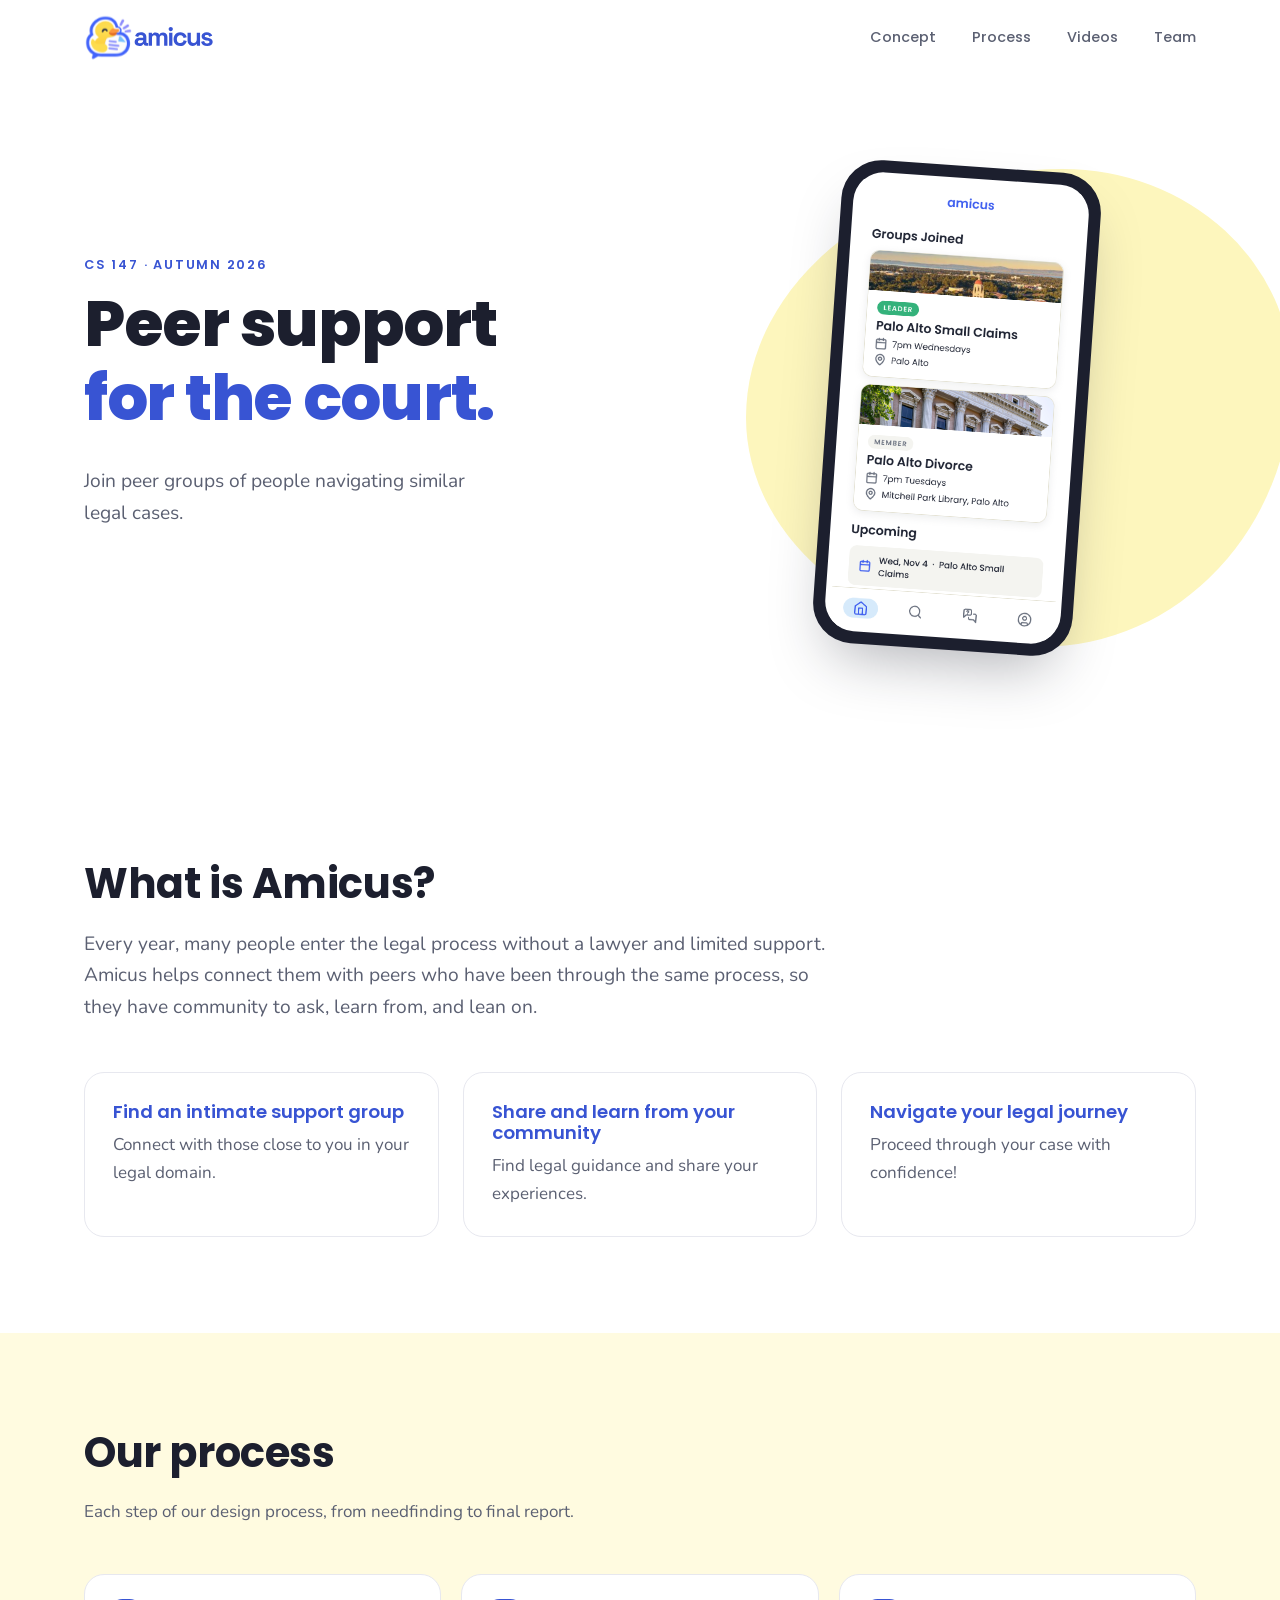
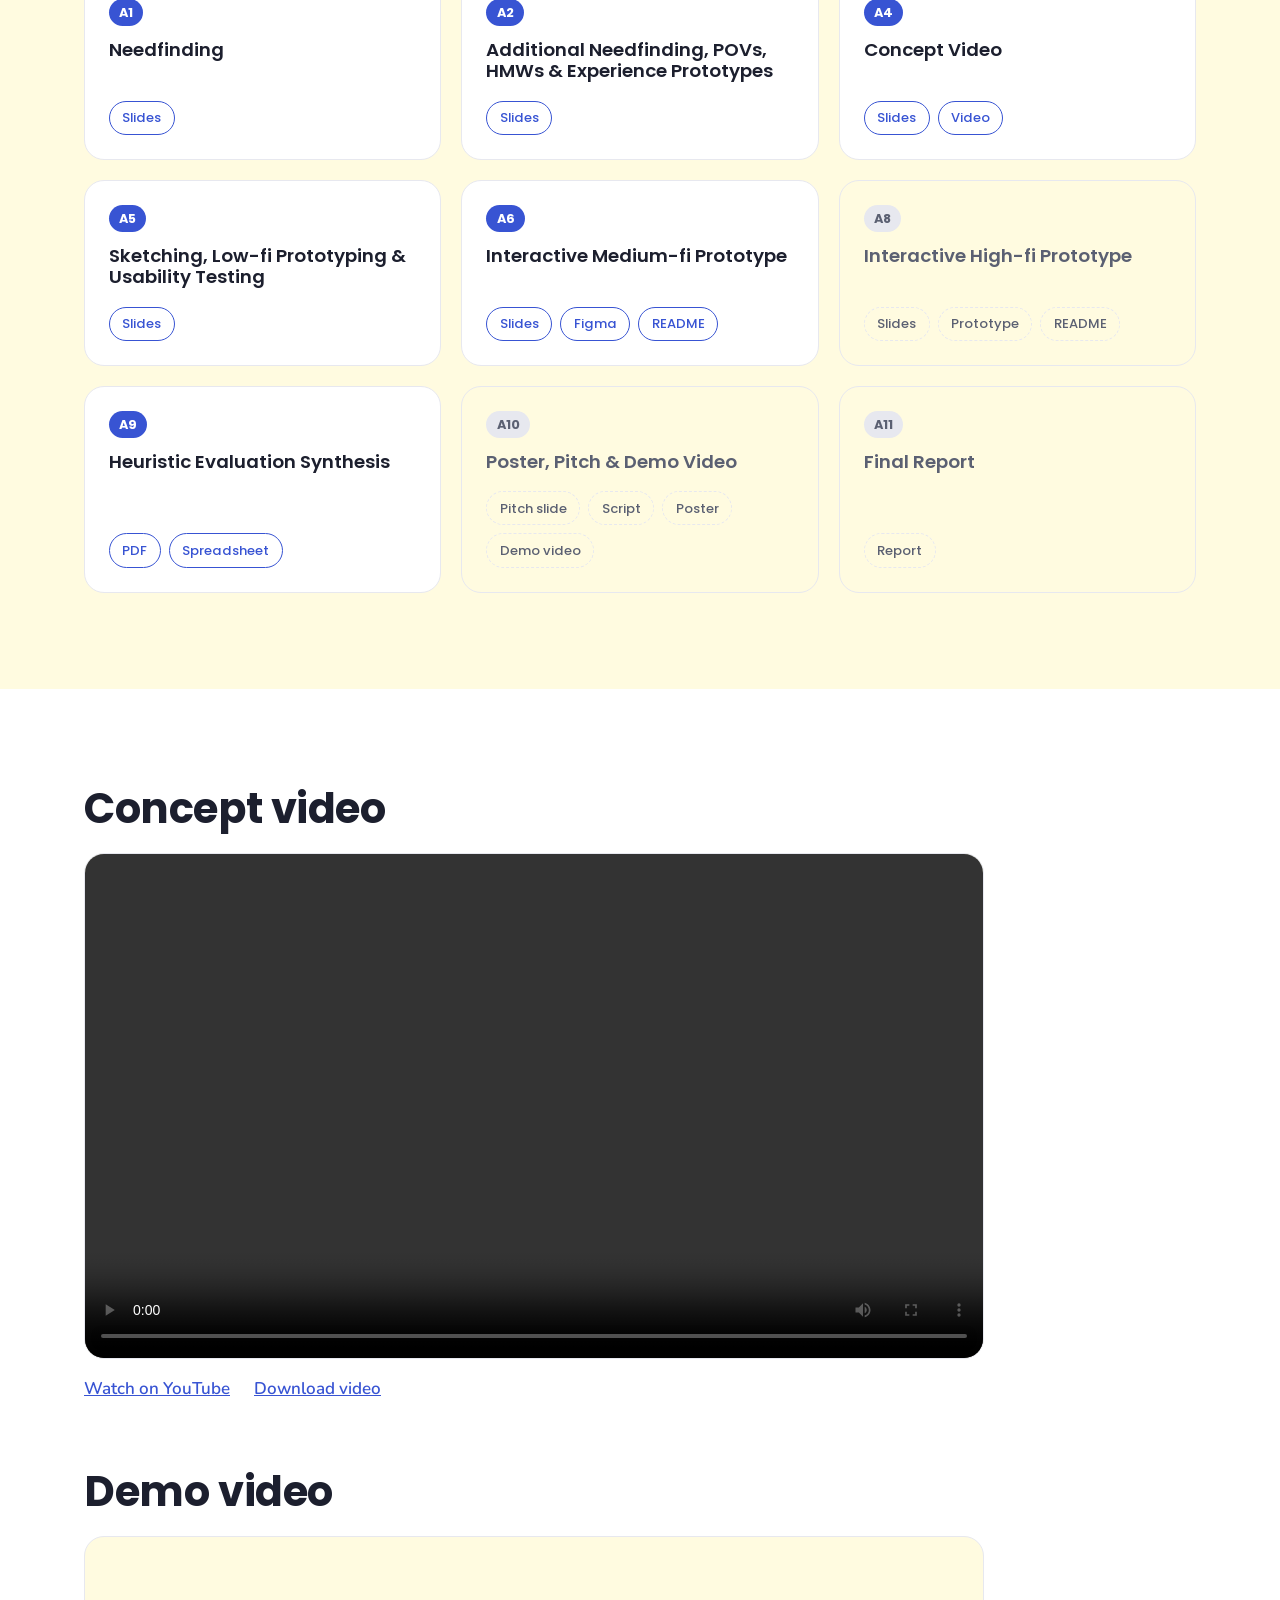
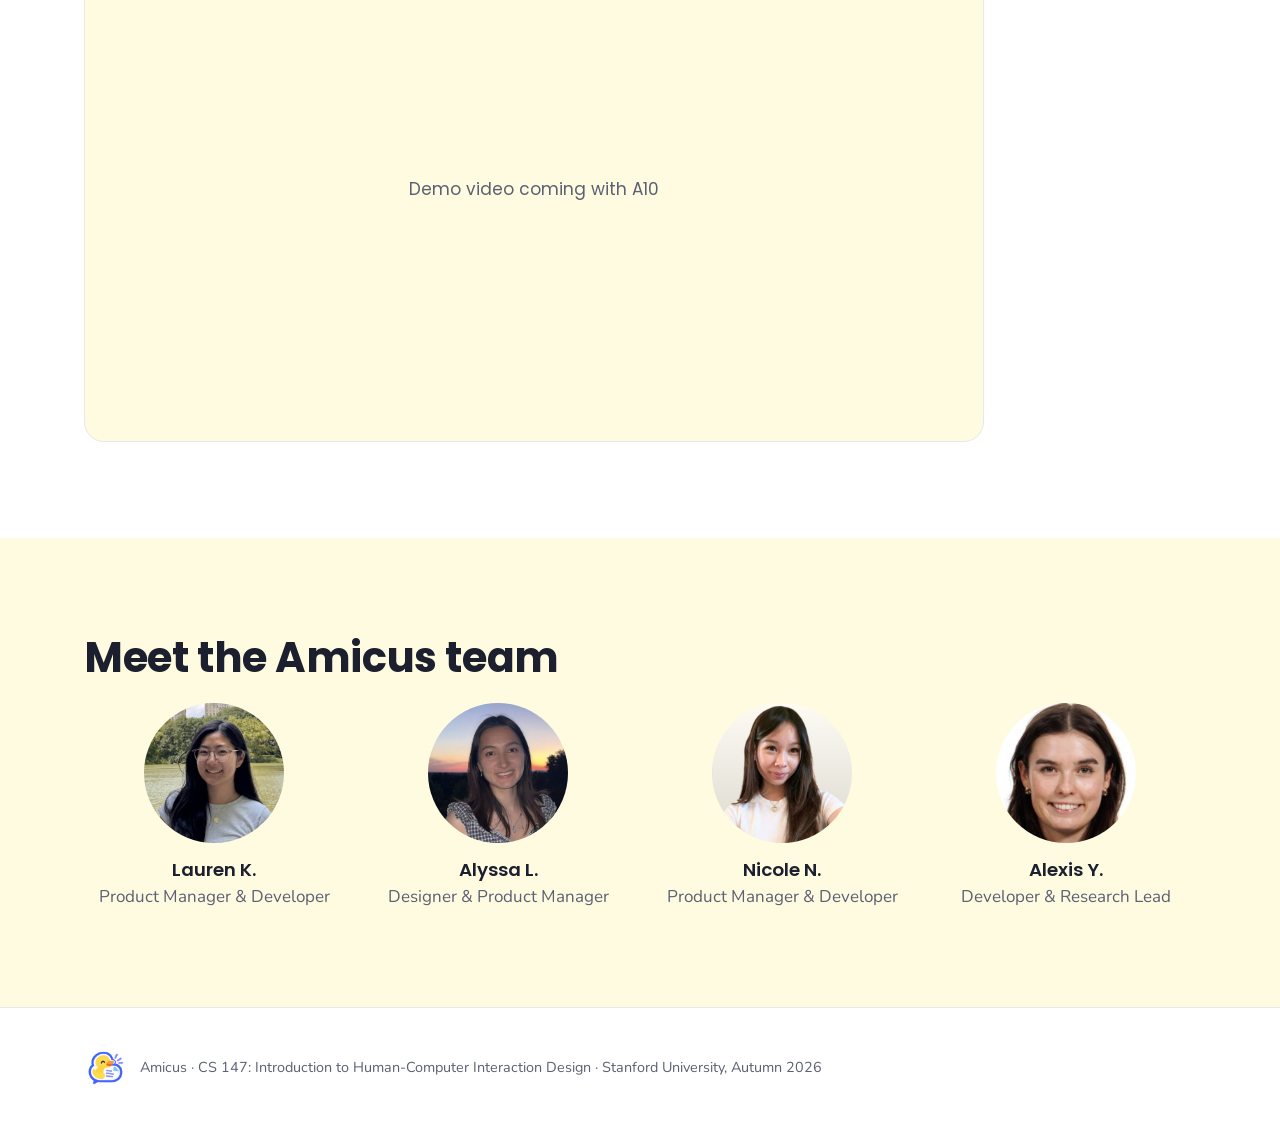
<file: index.html>
<!doctype html>
<html lang="en">
  <head>
    <meta charset="UTF-8" />
    <meta name="viewport" content="width=device-width, initial-scale=1.0" />
    <title>Amicus | CS 147 Autumn 2026</title>
    <meta
      name="description"
      content="Amicus is a peer support app for people navigating the court system on their own. A CS 147 project at Stanford." />
    <link rel="icon" type="image/png" href="assets/img/favicon.png" />
    <link rel="preconnect" href="https://fonts.googleapis.com" />
    <link rel="preconnect" href="https://fonts.gstatic.com" crossorigin />
    <link
      href="https://fonts.googleapis.com/css2?family=Nunito:wght@400;600;700&family=Poppins:wght@500;600;700;800&display=swap"
      rel="stylesheet" />
    <link rel="stylesheet" href="css/style.css" />
  </head>
  <body>
    <!-- ============ HEADER / NAV ============ -->
    <header class="site-header">
      <div class="container header-inner">
        <a href="#home" class="logo" aria-label="Amicus home">
          <img
            src="assets/img/amicus-logo.svg"
            alt="Amicus"
            width="383"
            height="132" />
        </a>
        <button
          class="nav-toggle"
          aria-label="Open menu"
          aria-expanded="false"
          aria-controls="site-nav">
          <span></span><span></span><span></span>
        </button>
        <nav id="site-nav" class="site-nav">
          <a href="#concept">Concept</a>
          <a href="#process">Process</a>
          <a href="#prototype">Videos</a>
          <a href="#team">Team</a>
        </nav>
      </div>
    </header>

    <main>
      <!-- ============ HERO ============ -->
      <section id="home" class="hero">
        <div class="container hero-inner">
          <div class="hero-text">
            <p class="eyebrow">CS 147 &middot; Autumn 2026</p>
            <h1>
              Peer support<br />
              <span class="accent">for the court.</span>
            </h1>
            <p class="value-prop">
              Join peer groups of people navigating similar legal cases.
            </p>
          </div>
          <div class="hero-visual" aria-hidden="true">
            <div class="blob"></div>
            <div class="phone">
              <div class="phone-screen">
                <img
                  src="assets/img/hero-screen.png"
                  alt="Amicus app home screen"
                  class="phone-screenshot"
                  width="390"
                  height="844" />
              </div>
            </div>
          </div>
        </div>
      </section>

      <!-- ============ CONCEPT ============ -->
      <section id="concept" class="section">
        <div class="container">
          <h2>What is Amicus?</h2>
          <p class="lead">
            Every year, many people enter the legal process without a lawyer and
            limited support. Amicus helps connect them with peers who have been
            through the same process, so they have community to ask, learn from,
            and lean on.
          </p>
        </div>
        <div class="container">
          <div class="pillars">
            <article class="pillar">
              <h3>Find an intimate support group</h3>
              <p>Connect with those close to you in your legal domain.</p>
            </article>
            <article class="pillar">
              <h3>Share and learn from your community</h3>
              <p>Find legal guidance and share your experiences.</p>
            </article>
            <article class="pillar">
              <h3>Navigate your legal journey</h3>
              <p>Proceed through your case with confidence!</p>
            </article>
          </div>
        </div>
      </section>

      <!-- ============ PROCESS / DELIVERABLES ============ -->
      <section id="process" class="section section-tint">
        <div class="container">
          <h2>Our process</h2>
          <p class="section-intro">
            Each step of our design process, from needfinding to final report.
          </p>

          <!--
          HOW TO ADD A DELIVERABLE:
          1. Put the file in /deliverables (e.g. deliverables/a1-needfinding.pdf). Lowercase, no spaces.
          2. Point the link's href at it (relative path, no leading slash).
          3. Remove "is-soon" from the card and swap the <span class="link-soon"> for an <a>.
        -->
          <ol class="timeline">
            <li class="step">
              <span class="step-tag">A1</span>
              <h3>Needfinding</h3>
              <div class="step-links">
                <a
                  href="deliverables/a1-needfinding.pdf"
                  target="_blank"
                  rel="noopener"
                  >Slides</a
                >
              </div>
            </li>

            <li class="step">
              <span class="step-tag">A2</span>
              <h3>
                Additional Needfinding, POVs, HMWs &amp; Experience Prototypes
              </h3>
              <div class="step-links">
                <a
                  href="deliverables/a2-pov-hmw-experience-prototypes.pdf"
                  target="_blank"
                  rel="noopener"
                  >Slides</a
                >
              </div>
            </li>

            <li class="step">
              <span class="step-tag">A4</span>
              <h3>Concept Video</h3>
              <div class="step-links">
                <a
                  href="deliverables/a4-concept-video.pdf"
                  target="_blank"
                  rel="noopener"
                  >Slides</a
                >
                <a href="#prototype">Video</a>
              </div>
            </li>

            <li class="step">
              <span class="step-tag">A5</span>
              <h3>Sketching, Low-fi Prototyping &amp; Usability Testing</h3>
              <div class="step-links">
                <a
                  href="deliverables/a5-lofi-prototyping.pdf"
                  target="_blank"
                  rel="noopener"
                  >Slides</a
                >
              </div>
            </li>

            <li class="step">
              <span class="step-tag">A6</span>
              <h3>Interactive Medium-fi Prototype</h3>
              <div class="step-links">
                <a
                  href="deliverables/a6-medfi-prototype.pdf"
                  target="_blank"
                  rel="noopener"
                  >Slides</a
                >
                <a
                  href="https://www.figma.com/proto/qibgPdcEkyYwIpTKPTNwuJ/Med-fi-Prototype?node-id=41-833&t=g01OWljxJK13wI96-1&scaling=min-zoom&content-scaling=fixed&page-id=1%3A2&starting-point-node-id=41%3A833"
                  target="_blank"
                  rel="noopener"
                  >Figma</a
                >
                <a
                  href="deliverables/a6-readme.pdf"
                  target="_blank"
                  rel="noopener"
                  >README</a
                >
              </div>
            </li>

            <li class="step is-soon">
              <span class="step-tag">A8</span>
              <h3>Interactive High-fi Prototype</h3>
              <div class="step-links">
                <span class="link-soon">Slides</span>
                <span class="link-soon">Prototype</span>
                <span class="link-soon">README</span>
              </div>
            </li>

            <li class="step">
              <span class="step-tag">A9</span>
              <h3>Heuristic Evaluation Synthesis</h3>
              <div class="step-links">
                <a
                  href="deliverables/a9-heuristic-evaluation-spreadsheet.pdf"
                  target="_blank"
                  rel="noopener"
                  >PDF</a
                >
                <a
                  href="https://docs.google.com/spreadsheets/d/1wY4EwEP_OUSnJdgsMi7GbfaF6E_C_0iF-zy0E81yG4Q/edit?gid=1916536935#gid=1916536935"
                  target="_blank"
                  rel="noopener"
                  >Spreadsheet</a
                >
              </div>
            </li>

            <li class="step is-soon">
              <span class="step-tag">A10</span>
              <h3>Poster, Pitch &amp; Demo Video</h3>
              <div class="step-links">
                <span class="link-soon">Pitch slide</span>
                <span class="link-soon">Script</span>
                <span class="link-soon">Poster</span>
                <span class="link-soon">Demo video</span>
              </div>
            </li>

            <li class="step is-soon">
              <span class="step-tag">A11</span>
              <h3>Final Report</h3>
              <div class="step-links">
                <span class="link-soon">Report</span>
              </div>
            </li>
          </ol>
        </div>
      </section>

      <!-- ============ PROTOTYPE / VIDEOS ============ -->
      <section id="prototype" class="section">
        <div class="container">
          <h2>Concept video</h2>
          <!--
          Each video needs THREE formats (graded):
          1. Embedded:  <video> below, file compressed with HandBrake and saved to media/
          2. YouTube:   the link under the player
          3. Download:  the download link (same file as the embed)
        -->
          <div class="video-frame">
            <video controls preload="metadata">
              <source src="media/concept-video.mp4" type="video/mp4" />
            </video>
          </div>
          <div class="video-links">
            <a
              href="https://youtu.be/SFGp3UXfU2k"
              target="_blank"
              rel="noopener"
              >Watch on YouTube</a
            >
            <a href="media/concept-video.mp4" download>Download video</a>
          </div>

          <h2 class="subsection-title">Demo video</h2>
          <div class="video-frame">
            <div class="video-placeholder">Demo video coming with A10</div>
          </div>
        </div>
      </section>

      <!-- ============ TEAM ============ -->
      <section id="team" class="section section-tint">
        <div class="container">
          <h2>Meet the Amicus team</h2>
          <div class="team-grid">
            <article class="member">
              <div class="avatar">
                <img
                  src="assets/img/team/member-1.jpg"
                  alt="Lauren K."
                  width="400"
                  height="400"
                  loading="lazy" />
              </div>
              <h3>Lauren K.</h3>
              <p>Product Manager &amp; Developer</p>
            </article>
            <article class="member">
              <div class="avatar">
                <img
                  src="assets/img/team/member-2.jpg"
                  alt="Alyssa L."
                  width="400"
                  height="400"
                  loading="lazy" />
              </div>
              <h3>Alyssa L.</h3>
              <p>Designer &amp; Product Manager</p>
            </article>
            <article class="member">
              <div class="avatar">
                <img
                  src="assets/img/team/member-3.jpg"
                  alt="Nicole N."
                  width="400"
                  height="400"
                  loading="lazy" />
              </div>
              <h3>Nicole N.</h3>
              <p>Product Manager &amp; Developer</p>
            </article>
            <article class="member">
              <div class="avatar">
                <img
                  src="assets/img/team/member-4.jpg"
                  alt="Alexis Y."
                  width="400"
                  height="400"
                  loading="lazy" />
              </div>
              <h3>Alexis Y.</h3>
              <p>Developer &amp; Research Lead</p>
            </article>
          </div>
        </div>
      </section>
    </main>

    <footer class="site-footer">
      <div class="container footer-inner">
        <img src="assets/img/amicus-icon.png" alt="" width="40" height="40" />
        <p>
          Amicus &middot; CS 147: Introduction to Human-Computer Interaction
          Design &middot; Stanford University, Autumn 2026
        </p>
      </div>
    </footer>

    <script src="js/main.js"></script>
  </body>
</html>
</file>
<file: css/style.css>
/* =========================================================
   Amicus project site
   Brand tokens live here. Change a color or font once and it
   updates everywhere.
   ========================================================= */
:root {
  /* Brand colors (sampled from the logo) */
  --blue: #3854d3; /* wordmark + bubble outline */
  --blue-dark: #3854d3;
  --yellow: #fdd94f; /* duck */
  --cream: #fdf6bd; /* logo background */
  --cream-soft: #fffbe0;
  --orange: #fb9a3c; /* beak */
  --lavender: #8b8cf8; /* sparkle lines */

  /* Neutrals */
  --ink: #1c1f2e;
  --ink-soft: #5b6072;
  --line: #e7e8ef;
  --bg: #ffffff;

  /* Type */
  --font-display: "Poppins", system-ui, sans-serif;
  --font-body: "Nunito", system-ui, sans-serif;

  /* Layout */
  --max: 1160px;
  --radius: 20px;
  --header-h: 76px;
}

*,
*::before,
*::after {
  box-sizing: border-box;
}

html {
  scroll-behavior: smooth;
  scroll-padding-top: var(--header-h);
}

body {
  margin: 0;
  font-family: var(--font-body);
  font-size: 1.0625rem;
  line-height: 1.65;
  color: var(--ink);
  background: var(--bg);
}

img {
  max-width: 100%;
  height: auto;
  display: block;
}

a {
  color: var(--blue);
}

h1,
h2,
h3 {
  font-family: var(--font-display);
  line-height: 1.15;
  margin: 0 0 0.5em;
}

h1 {
  font-size: clamp(2.4rem, 5.5vw, 4rem);
  font-weight: 800;
  letter-spacing: -0.02em;
}
h2 {
  font-size: clamp(1.9rem, 3.5vw, 2.6rem);
  font-weight: 700;
  letter-spacing: -0.01em;
}
h3 {
  font-size: 1.15rem;
  font-weight: 600;
}

.container {
  width: 100%;
  max-width: var(--max);
  margin: 0 auto;
  padding: 0 24px;
}

.eyebrow {
  font-family: var(--font-display);
  font-size: 0.8rem;
  font-weight: 600;
  letter-spacing: 0.14em;
  text-transform: uppercase;
  color: var(--blue);
  margin: 0 0 0.75rem;
}

.accent {
  color: var(--blue);
}

.btn {
  display: inline-block;
  font-family: var(--font-display);
  font-weight: 600;
  font-size: 0.95rem;
  padding: 0.85em 1.8em;
  border-radius: 999px;
  background: var(--blue);
  color: #fff;
  text-decoration: none;
  transition:
    background 0.2s,
    transform 0.2s;
}
.btn:hover {
  background: var(--blue-dark);
  transform: translateY(-2px);
}

/* ---------- Header ---------- */
.site-header {
  position: sticky;
  top: 0;
  z-index: 50;
  height: var(--header-h);
  background: rgba(255, 255, 255, 0.92);
  backdrop-filter: blur(10px);
  border-bottom: 1px solid transparent;
  transition: border-color 0.2s;
}
.site-header.scrolled {
  border-bottom-color: var(--line);
}

.header-inner {
  height: 100%;
  display: flex;
  align-items: center;
  justify-content: space-between;
}

.logo img {
  height: 46px;
  width: auto;
}

.site-nav {
  display: flex;
  gap: 2.25rem;
}
.site-nav a {
  font-family: var(--font-display);
  font-size: 0.9rem;
  font-weight: 500;
  color: var(--ink-soft);
  text-decoration: none;
  transition: color 0.2s;
}
.site-nav a:hover,
.site-nav a.active {
  color: var(--blue);
}

.nav-toggle {
  display: none;
}

/* ---------- Hero ---------- */
.hero {
  padding: 72px 0 96px;
  overflow: hidden;
}

.hero-inner {
  display: grid;
  grid-template-columns: 1.1fr 0.9fr;
  align-items: center;
  gap: 48px;
}

.value-prop {
  font-size: 1.2rem;
  color: var(--ink-soft);
  max-width: 34ch;
  margin: 0 0 2rem;
}

.hero-visual {
  position: relative;
  display: flex;
  justify-content: center;
  align-items: center;
  min-height: 520px;
}

.blob {
  position: absolute;
  inset: 4% -20% 4% 6%;
  background: var(--cream);
  border-radius: 58% 42% 46% 54% / 52% 44% 56% 48%;
}

.phone {
  position: relative;
  width: 260px;
  background: var(--ink);
  border-radius: 40px;
  padding: 12px;
  box-shadow: 0 30px 60px -20px rgba(28, 31, 46, 0.35);
  transform: rotate(4deg);
}

.phone-screen {
  border-radius: 30px;
  background: #fff;
  overflow: hidden;
  padding: 8px 6px 4px;
}

.phone-screenshot {
  width: 100%;
  height: auto;
  display: block;
}

/* ---------- Sections ---------- */
.section {
  padding: 96px 0;
}
.section-tint {
  background: var(--cream-soft);
}

.section-intro {
  color: var(--ink-soft);
  max-width: 60ch;
  margin: 0 0 3rem;
}
.lead {
  font-size: 1.2rem;
  color: var(--ink-soft);
  max-width: 62ch;
}

/* Concept pillars */
.pillars {
  display: grid;
  grid-template-columns: repeat(3, 1fr);
  gap: 24px;
  margin-top: 48px;
}
.pillar {
  padding: 28px;
  border: 1px solid var(--line);
  border-radius: var(--radius);
  background: #fff;
}
.pillar h3 {
  color: var(--blue);
}
.pillar p {
  margin: 0;
  color: var(--ink-soft);
}

/* Process timeline */
.timeline {
  list-style: none;
  margin: 0;
  padding: 0;
  display: grid;
  grid-template-columns: repeat(3, 1fr);
  gap: 20px;
}

.step {
  display: flex;
  flex-direction: column;
  padding: 24px;
  background: #fff;
  border-radius: var(--radius);
  border: 1px solid var(--line);
  transition:
    transform 0.2s,
    box-shadow 0.2s;
}
.step:not(.is-soon):hover {
  transform: translateY(-3px);
  box-shadow: 0 14px 30px -18px rgba(66, 100, 251, 0.45);
}
.step h3 {
  flex: 1;
  margin: 0.8rem 0 1.2rem;
}

.step-tag {
  align-self: flex-start;
  font-family: var(--font-display);
  font-size: 0.8rem;
  font-weight: 700;
  padding: 0.25em 0.8em;
  border-radius: 999px;
  background: var(--blue);
  color: #fff;
}

.step-links {
  display: flex;
  flex-wrap: wrap;
  gap: 8px;
}
.step-links a,
.step-links .link-soon {
  font-family: var(--font-display);
  font-size: 0.82rem;
  font-weight: 500;
  padding: 0.4em 0.95em;
  border-radius: 999px;
  text-decoration: none;
}
.step-links a {
  border: 1.5px solid var(--blue);
  color: var(--blue);
  transition:
    background 0.2s,
    color 0.2s;
}
.step-links a:hover {
  background: var(--blue);
  color: #fff;
}
.step-links .link-soon {
  border: 1.5px dashed var(--line);
  color: var(--ink-soft);
}

.step.is-soon {
  background: transparent;
}
.step.is-soon .step-tag {
  background: var(--line);
  color: var(--ink-soft);
}
.step.is-soon h3 {
  color: var(--ink-soft);
}

/* Videos */
.video-frame {
  max-width: 900px;
  aspect-ratio: 16 / 9;
  border-radius: var(--radius);
  overflow: hidden;
  background: var(--cream-soft);
  border: 1px solid var(--line);
}
.video-frame video,
.video-frame iframe {
  width: 100%;
  height: 100%;
  border: 0;
  display: block;
}
.video-placeholder {
  height: 100%;
  display: grid;
  place-items: center;
  color: var(--ink-soft);
  font-family: var(--font-display);
}
.video-links {
  display: flex;
  gap: 1.5rem;
  margin-top: 1rem;
  font-weight: 600;
}
.subsection-title {
  margin-top: 4rem;
}

/* Team */
.team-grid {
  display: grid;
  grid-template-columns: repeat(4, 1fr);
  gap: 24px;
}
.member {
  text-align: center;
}
.avatar {
  width: 140px;
  aspect-ratio: 1;
  margin: 0 auto 1rem;
  border-radius: 50%;
  background: var(--yellow);
  display: grid;
  place-items: center;
  font-family: var(--font-display);
  font-size: 2.5rem;
  font-weight: 700;
  color: var(--ink);
  overflow: hidden;
}
.avatar img {
  width: 100%;
  height: 100%;
  object-fit: cover;
}
.member h3 {
  margin-bottom: 0.15rem;
}
.member p {
  margin: 0;
  color: var(--ink-soft);
}

/* Footer */
.site-footer {
  padding: 40px 0;
  border-top: 1px solid var(--line);
}
.footer-inner {
  display: flex;
  align-items: center;
  gap: 16px;
}
.footer-inner p {
  margin: 0;
  font-size: 0.9rem;
  color: var(--ink-soft);
}

/* ---------- Responsive ---------- */
@media (max-width: 960px) {
  .hero-inner {
    grid-template-columns: 1fr;
    text-align: center;
  }
  .value-prop {
    margin-left: auto;
    margin-right: auto;
  }
  .hero-visual {
    min-height: 440px;
  }
  .blob {
    inset: 0 8%;
  }
  .timeline {
    grid-template-columns: repeat(2, 1fr);
  }
  .team-grid {
    grid-template-columns: repeat(2, 1fr);
  }
}

@media (max-width: 720px) {
  .nav-toggle {
    display: flex;
    flex-direction: column;
    gap: 5px;
    background: none;
    border: 0;
    padding: 8px;
    cursor: pointer;
  }
  .nav-toggle span {
    width: 24px;
    height: 2px;
    background: var(--ink);
    border-radius: 2px;
    transition:
      transform 0.2s,
      opacity 0.2s;
  }
  .nav-toggle[aria-expanded="true"] span:nth-child(1) {
    transform: translateY(7px) rotate(45deg);
  }
  .nav-toggle[aria-expanded="true"] span:nth-child(2) {
    opacity: 0;
  }
  .nav-toggle[aria-expanded="true"] span:nth-child(3) {
    transform: translateY(-7px) rotate(-45deg);
  }

  .site-nav {
    position: absolute;
    top: var(--header-h);
    left: 0;
    right: 0;
    flex-direction: column;
    gap: 0;
    background: #fff;
    border-bottom: 1px solid var(--line);
    display: none;
  }
  .site-nav.open {
    display: flex;
  }
  .site-nav a {
    padding: 16px 24px;
    border-top: 1px solid var(--line);
  }

  .logo img {
    height: 38px;
  }
  .section {
    padding: 72px 0;
  }
  .hero {
    padding: 48px 0 64px;
  }
  .hero-visual {
    min-height: 380px;
  }
  .phone {
    width: 190px;
    border-radius: 32px;
    padding: 10px;
  }

  .pillars,
  .timeline {
    grid-template-columns: 1fr;
  }
  .team-grid {
    gap: 32px 16px;
  }
  .avatar {
    width: 110px;
  }
  .footer-inner {
    flex-direction: column;
    text-align: center;
  }
}
</file>
